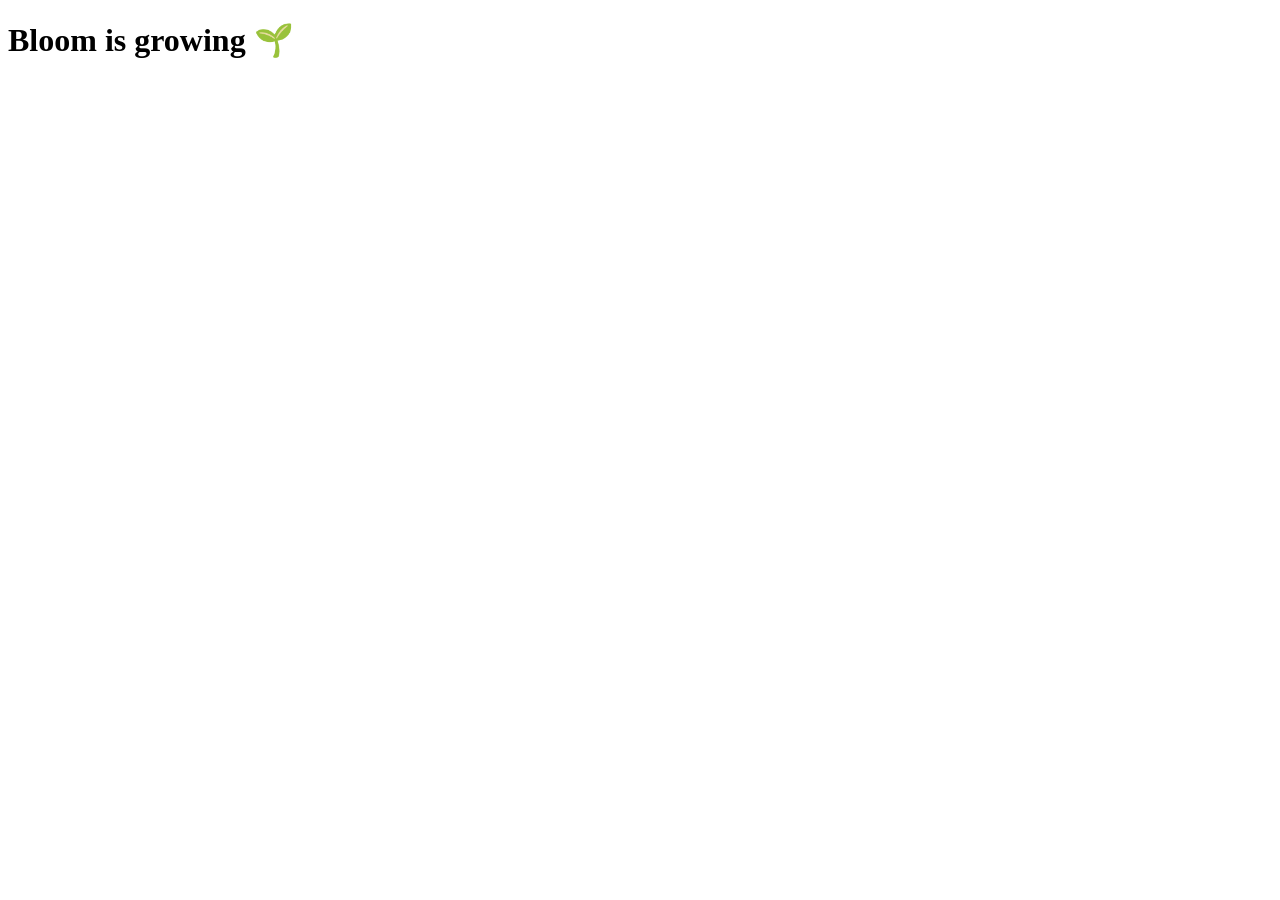
<file: Index.html>
<!DOCTYPE html>
<html lang="en">
<head>
  <meta charset="utf-8">
  <meta name="viewport" content="width=device-width, initial-scale=1">
  <meta name="robots" content="noindex">
  <title>Bloom</title>
</head>
<body>
  <h1>Bloom is growing 🌱</h1>
</body>
</html>
</file>
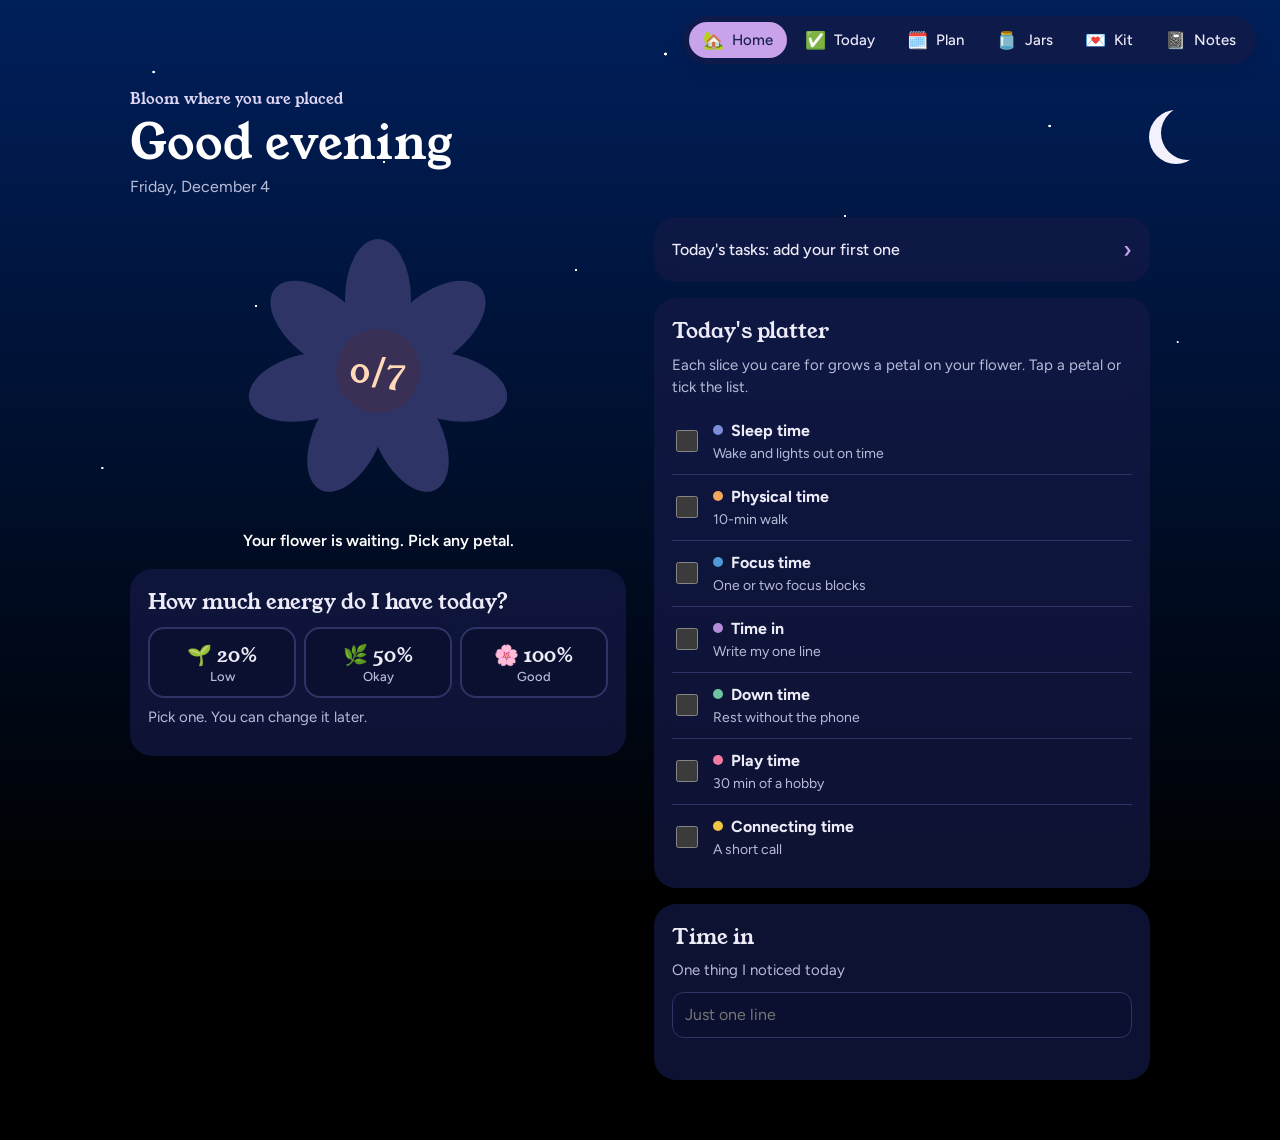
<file: index.html>
<!DOCTYPE html>
<html lang="en">
<head>
  <meta charset="utf-8">
  <meta name="viewport" content="width=device-width, initial-scale=1, viewport-fit=cover">
  <!-- Ask search engines not to list this site -->
  <meta name="robots" content="noindex">
  <meta name="theme-color" content="#FFB76E">
  <!-- Stop phone browsers from auto-darkening the page; Bloom's sky handles dark itself -->
  <meta name="color-scheme" content="only light">
  <title>Bloom</title>

  <link rel="preconnect" href="https://fonts.googleapis.com">
  <link rel="preconnect" href="https://fonts.gstatic.com" crossorigin>
  <link href="https://fonts.googleapis.com/css2?family=Young+Serif&family=Figtree:wght@400;500;600&display=swap" rel="stylesheet">
  <link rel="stylesheet" href="style.css">
</head>
<body>
<!-- The sky behind the top of every page. Changes with the time of day. -->
<div class="sky" id="sky" aria-hidden="true">
  <div class="stars"></div>
  <div class="orb"></div>
</div>

<main>

  <!-- =====================================================
       HOME: just today
       ===================================================== -->
  <section class="view" data-view="home">
    <p class="motto">Bloom where you are placed</p>
    <h1 id="homeTitle">Hello</h1>
    <p class="sub" id="homeDate"></p>
    <div class="cols">
    <div class="col col-a">

    <!-- The flower is the centrepiece of Home -->
    <div class="hero">
      <div class="bloom" id="bloom"></div>
      <p class="status" id="bloomStatus" aria-live="polite"></p>
    </div>

    <section class="card">
      <h2>How much energy do I have today?</h2>
      <div class="levels" id="levels"></div>
      <p class="muted" id="levelNote"></p>
    </section>

    <!-- Only shows on 🌱 days -->
    <section class="card lowday" id="lowday" hidden></section>
    </div>
    <div class="col col-b">

    <!-- A small shortcut to the Today page -->
    <button class="card today-link" data-go="today">
      <span id="todaySummary">Today's tasks</span>
      <span aria-hidden="true">›</span>
    </button>

    <section class="card">
      <h2>Today's platter</h2>
      <p class="muted">Each slice you care for grows a petal on your flower. Tap a petal or tick the list.</p>
      <div id="platter"></div>
    </section>

    <section class="card">
      <h2>Time in</h2>
      <label class="muted" for="timeinInput">One thing I noticed today</label>
      <input id="timeinInput" maxlength="140" placeholder="Just one line">
      <p class="saved" id="timeinSaved" aria-live="polite"></p>
    </section>
    </div>
    </div>
  </section>

  <!-- =====================================================
       TODAY: tasks and timeline
       ===================================================== -->
  <section class="view" data-view="today" hidden>
    <h1>Today</h1>
    <p class="sub" id="todayDate"></p>
    <p class="energy-chip" id="energyChip"></p>
    <div class="cols">
    <div class="col col-a">

    <!-- Appears after you finish a first step -->
    <section class="card nextstep" id="nextStep" hidden></section>

    <section class="card">
      <h2>Today's tasks</h2>
      <p class="muted" id="taskHint"></p>
      <ul class="tasks" id="todayTasks"></ul>
      <form class="add-row" id="todayTaskForm">
        <input name="text" placeholder="Add a task, like 'robotics for 1 hour'" maxlength="120" aria-label="New task">
        <select name="slice" aria-label="Which slice does it care for?"></select>
        <button type="submit">Add</button>
      </form>
    </section>

    </div>
    <div class="col col-b">

    <section class="card">
      <h2>Timeline</h2>
      <div id="homeTimeline"></div>
    </section>
    </div>
    </div>
  </section>

  <!-- =====================================================
       PLAN: the week
       ===================================================== -->
  <section class="view" data-view="plan" hidden>
    <h1>Plan</h1>
    <p class="sub">Set up your week. Everything you type stays on this device.</p>

    <div class="tabs" id="planDays" role="tablist"></div>
    <div class="cols">
    <div class="col col-a">

    <section class="card">
      <div class="card-head">
        <h2 id="planDayTitle"></h2>
        <button class="ghost" data-action="edit-toggle" id="editToggle">Edit</button>
      </div>
      <div id="planTimeline"></div>
    </section>
    </div>
    <div class="col col-b">

    <section class="card">
      <h2>Tasks for this day</h2>
      <ul class="tasks" id="planTasks"></ul>
      <form class="add-row" id="planTaskForm">
        <input name="text" placeholder="Plan a task for this day" maxlength="120" aria-label="New task">
        <select name="slice" aria-label="Which slice does it care for?"></select>
        <button type="submit">Add</button>
      </form>
    </section>

    <section class="card">
      <h2>Hobby blocks this week</h2>
      <p class="muted">Three blocks of 1–2 hours, any days you like.</p>
      <div class="hobbies" id="hobbies"></div>
    </section>
    </div>
    </div>
  </section>

  <!-- =====================================================
       JARS: wins, carry-over, garden
       ===================================================== -->
  <section class="view" data-view="jars" hidden>
    <h1>Jars</h1>
    <p class="sub">Proof that things are happening.</p>
    <div class="cols">
    <div class="col col-a">

    <section class="card">
      <h2>Wins jar</h2>
      <p class="muted" id="winsCount"></p>
      <div class="jar" id="jar"></div>
      <button class="ghost" data-action="random-win">Show me a win</button>
      <p class="quote" id="randomWin"></p>
      <form class="add-row" id="winForm">
        <input name="text" placeholder="A small win, like 'ate breakfast'" maxlength="120" aria-label="New win">
        <button type="submit">Add win</button>
      </form>
      <ul class="simple-list" id="winsList"></ul>
    </section>
    </div>
    <div class="col col-b">

    <section class="card">
      <h2>Carry-over basket</h2>
      <p class="muted">Things that haven't happened yet. Move them to today, or let them go. Both are fine.</p>
      <ul class="tasks" id="basket"></ul>
    </section>

    <section class="card">
      <h2>This week's garden</h2>
      <p class="muted" id="gardenNote"></p>
      <div class="garden" id="garden"></div>
    </section>
    </div>
    </div>
  </section>

  <!-- =====================================================
       KIT: first step + low-day notes
       ===================================================== -->
  <section class="view" data-view="kit" hidden>
    <h1>Kit</h1>
    <p class="sub">For the days that feel heavy.</p>
    <div class="cols">
    <div class="col col-a">

    <section class="card">
      <h2>Just the first step</h2>
      <p class="muted">Big thing feels impossible? Write only the first tiny step. Nothing is too small.</p>
      <form class="stack" id="firstStepForm">
        <label>The big thing
          <input name="big" placeholder="Clean my room" maxlength="120">
        </label>
        <label>The tiny first step
          <input name="step" placeholder="Put one thing in the laundry basket" maxlength="120">
        </label>
        <label>Which slice does it care for?
          <select name="slice"></select>
        </label>
        <button type="submit">Add first step to today</button>
      </form>
    </section>
    </div>
    <div class="col col-b">

    <section class="card">
      <h2>Notes to my low days</h2>
      <p class="muted">Write these on good days. On a 🌱 day, Home shows you one.</p>
      <form class="add-row" id="kitForm">
        <input name="text" placeholder="You got through hard days before" maxlength="200" aria-label="New note">
        <button type="submit">Save</button>
      </form>
      <ul class="simple-list" id="kitList"></ul>
    </section>
    </div>
    </div>
  </section>

  <!-- =====================================================
       NOTES: history, counselling, rules, settings
       ===================================================== -->
  <section class="view" data-view="notes" hidden>
    <h1>Notes</h1>
    <div class="cols">
    <div class="col col-a">

    <section class="card">
      <h2>Time-in history</h2>
      <ul class="simple-list" id="timeinList"></ul>
    </section>

    <section class="card">
      <h2>Counselling takeaways</h2>
      <p class="muted">Things to remember, and questions for next time.</p>
      <form class="add-row" id="counselForm">
        <input name="text" placeholder="Add a takeaway or question" maxlength="300" aria-label="New takeaway">
        <button type="submit">Add</button>
      </form>
      <ul class="simple-list" id="counselList"></ul>
    </section>
    </div>
    <div class="col col-b">

    <section class="card">
      <h2>House rules</h2>
      <ul class="simple-list" id="rulesList"></ul>
      <form class="add-row" id="ruleForm">
        <input name="text" placeholder="Add a rule" maxlength="150" aria-label="New rule">
        <button type="submit">Add</button>
      </form>
    </section>

    <section class="card">
      <h2>Settings</h2>
      <label class="stack-label">What should Bloom call you?
        <input id="nameInput" maxlength="30" placeholder="Your name">
      </label>
      <label class="check">
        <input type="checkbox" id="chimeToggle">
        <span>Soft chime when I finish things</span>
      </label>
      <p class="muted">Your data lives only in this browser, on this device. Download a backup now and then.</p>
      <div class="btn-row">
        <button data-action="export">Download backup</button>
        <label class="button ghost">Restore backup
          <input type="file" id="importFile" accept="application/json,.json" hidden>
        </label>
      </div>
      <button class="ghost danger" data-action="reset">Erase everything</button>
    </section>
    </div>
    </div>
  </section>

</main>

<!-- Menu: three lines at the top right -->
<button class="menu-btn" id="menuBtn" aria-label="Menu" aria-expanded="false" aria-controls="menu">
  <span></span><span></span><span></span>
</button>
<nav class="menu" id="menu" aria-label="Sections" hidden>
  <button data-go="home"><span aria-hidden="true">🏡</span>Home</button>
  <button data-go="today"><span aria-hidden="true">✅</span>Today</button>
  <button data-go="plan"><span aria-hidden="true">🗓️</span>Plan</button>
  <button data-go="jars"><span aria-hidden="true">🫙</span>Jars</button>
  <button data-go="kit"><span aria-hidden="true">💌</span>Kit</button>
  <button data-go="notes"><span aria-hidden="true">📓</span>Notes</button>
</nav>

<div class="toast" id="toast" role="status" aria-live="polite"></div>

<script src="script.js"></script>
</body>
</html>
</file>
<file: style.css>
/* ============================================
   1. COLOURS
   ============================================ */
:root {
  --bg: #EEF0F7;
  --surface: #FFFFFF;
  --ink: #23233A;
  --muted: #61617A;
  --line: #D8DAE8;
  --dawn: #FFE6CC;
  --dawn-ink: #8A4B12;
  --dusk: #DCD5F4;
  --dusk-ink: #4B3A85;
  --plum: #7A4E9C;
  --leaf: #4F8A62;
  --hobby: #FBE3EC;
  --hobby-ink: #9A3560;
  --danger: #B3261E;
  --card: rgba(255, 255, 255, 0.8);   /* slightly see-through cards */

  box-sizing: border-box;
  padding-top: env(safe-area-inset-top, 0px);
  padding-bottom: env(safe-area-inset-bottom, 0px);
}


/* ============================================
   2. BASICS
   ============================================ */
*, *::before, *::after { box-sizing: inherit; }
html { height: 100%; scroll-padding-top: env(safe-area-inset-top, 0px); }
body {
  margin: 0;
  background: var(--bg);
  color: var(--ink);
  font: 16px/1.5 Figtree, system-ui, -apple-system, "Segoe UI", sans-serif;
}
/* extra space at the bottom so the tab bar never covers content */
main { position: relative; z-index: 1; max-width: 560px; margin: 0 auto; padding: 24px 18px calc(40px + env(safe-area-inset-bottom, 0px)); }

h1, h2 { font-family: "Young Serif", Georgia, serif; font-weight: 400; margin: 0; }
h1 { font-size: 38px; line-height: 1.1; }
h2 { font-size: 21px; margin-bottom: 6px; }
h1 { color: var(--title, var(--ink)); }
.motto { color: var(--motto, var(--plum)); font-family: "Young Serif", Georgia, serif; font-size: 15px; margin: 0 0 6px; }
.sub { color: var(--subink, var(--muted)); margin: 6px 0 18px; }
.muted { color: var(--muted); font-size: 15px; margin: 2px 0 10px; display: block; }

.card {
  background: var(--card);
  -webkit-backdrop-filter: blur(10px);
  backdrop-filter: blur(10px);
  border-radius: 22px;
  padding: 18px;
  margin-top: 16px;
}
.card-head { display: flex; justify-content: space-between; align-items: center; gap: 12px; }

:focus-visible { outline: 3px solid var(--plum); outline-offset: 2px; }

/* ============================================
   3. FORMS AND BUTTONS
   ============================================ */
input, select, textarea {
  font: inherit;
  color: var(--ink);
  background: var(--bg);
  border: 1px solid var(--line);
  border-radius: 12px;
  padding: 10px 12px;
  width: 100%;
  min-width: 0;
}
select { width: auto; }
input[type="checkbox"] { width: 22px; height: 22px; accent-color: var(--leaf); padding: 0; flex: none; }

button, .button {
  font: 600 15px Figtree, sans-serif;
  background: var(--plum);
  color: var(--surface);
  border: 1px solid var(--plum);
  border-radius: 12px;
  padding: 10px 14px;
  cursor: pointer;
  display: inline-block;
}
.ghost { background: transparent; color: var(--plum); }
.danger { color: var(--danger); border-color: var(--danger); margin-top: 14px; }
.icon-btn {
  background: transparent; border: 0; color: var(--muted);
  padding: 4px 8px; font-size: 18px; line-height: 1;
}
.small-btn { padding: 6px 10px; font-size: 13px; border-radius: 10px; }

.add-row { display: flex; gap: 8px; margin-top: 10px; }
.stack { display: grid; gap: 12px; }
.stack label, .stack-label { display: grid; gap: 6px; font-weight: 500; margin-bottom: 12px; }
.btn-row { display: flex; gap: 8px; flex-wrap: wrap; }
.saved { color: var(--leaf); font-size: 14px; min-height: 1.3em; margin: 6px 0 0; }

.check {
  display: flex; align-items: center; gap: 12px;
  padding: 10px 0;
  border-top: 1px solid var(--line);
  cursor: pointer;
}
.check:first-child { border-top: 0; }

/* ============================================
   4. ENERGY PICKER
   ============================================ */
.levels { display: grid; grid-template-columns: repeat(3, 1fr); gap: 8px; margin: 8px 0; }
.levels button {
  border: 2px solid var(--line);
  background: var(--bg);
  color: var(--ink);
  border-radius: 16px;
  padding: 12px 6px;
  font: 20px "Young Serif", Georgia, serif;
}
.levels button small { display: block; font: 500 13px Figtree, sans-serif; color: var(--muted); }
.levels button[aria-pressed="true"] { border-color: var(--plum); background: var(--plum); color: var(--surface); }
.levels button[aria-pressed="true"] small { color: var(--surface); }

.lowday { background: var(--dawn); color: var(--dawn-ink); }
.lowday p { margin: 4px 0 0; font-family: "Young Serif", Georgia, serif; font-size: 19px; line-height: 1.4; }

/* ============================================
   5. TASKS
   ============================================ */
.tasks, .simple-list { list-style: none; margin: 0; padding: 0; }
.task {
  display: flex; align-items: center; gap: 10px;
  padding: 10px 0;
  border-top: 1px solid var(--line);
}
.task:first-child { border-top: 0; }
.task label { display: flex; align-items: center; gap: 10px; flex: 1; cursor: pointer; }
.task.done .text { text-decoration: line-through; color: var(--muted); }
.task .meta { display: block; font-size: 13px; color: var(--muted); }
.task-actions { display: flex; gap: 6px; flex-wrap: wrap; justify-content: flex-end; }
.empty { color: var(--muted); font-size: 15px; padding: 6px 0; }

.simple-list li {
  display: flex; justify-content: space-between; align-items: flex-start; gap: 10px;
  padding: 10px 0;
  border-top: 1px solid var(--line);
}
.simple-list li:first-child { border-top: 0; }
.simple-list .date { display: block; font-size: 13px; color: var(--muted); }

/* ============================================
   6. TIMELINE
   ============================================ */
.timeline { list-style: none; margin: 0; padding: 0; }
.band { border-radius: 18px; padding: 6px 14px; margin: 8px 0; }
.band.dawn { background: var(--dawn); color: var(--dawn-ink); }
.band.dusk { background: var(--dusk); color: var(--dusk-ink); }
.band-label { font-size: 13px; font-weight: 600; padding-top: 6px; }
.plain { padding: 0 14px; }
.item {
  display: grid; grid-template-columns: 70px 1fr; gap: 10px;
  padding: 10px 0;
  border-bottom: 1px solid var(--line);
}
.band .item { border-bottom-color: transparent; }
.plain .item:last-child { border-bottom: 0; }
.t { font-weight: 600; font-variant-numeric: tabular-nums; font-size: 14px; }
.what { font-weight: 500; }
.note { color: var(--muted); font-size: 14px; }
.band .note { color: inherit; opacity: .8; }
.item.hobby .what::before {
  content: ""; display: inline-block; width: 8px; height: 8px; border-radius: 50%;
  background: var(--hobby-ink); margin-right: 8px; vertical-align: 2px;
}

details.card summary {
  cursor: pointer;
  font: 21px "Young Serif", Georgia, serif;
}

/* Editing the timeline */
.edit-section h3 { font-size: 15px; margin: 16px 0 6px; }
.edit-item {
  border: 1px solid var(--line); border-radius: 14px;
  padding: 10px; margin-bottom: 8px;
  display: grid; gap: 8px;
}
.edit-top { display: grid; grid-template-columns: 80px 1fr; gap: 8px; }
.edit-bottom { display: flex; gap: 8px; align-items: center; flex-wrap: wrap; }
.edit-bottom label { display: flex; align-items: center; gap: 6px; font-size: 14px; }

/* ============================================
   7. DAY TABS
   ============================================ */
.tabs { display: flex; gap: 6px; overflow-x: auto; padding-bottom: 4px; }
.tabs button {
  flex: 1 0 auto; min-width: 44px;
  border: 1px solid var(--line);
  background: var(--surface); color: var(--ink);
  font: 600 14px Figtree, sans-serif;
  padding: 10px; border-radius: 999px;
}
.tabs button[aria-selected="true"] { background: var(--plum); border-color: var(--plum); color: var(--surface); }
.tabs button.today:not([aria-selected="true"]) { border-color: var(--plum); }

/* ============================================
   8. FLOWER, GARDEN, JAR
   ============================================ */
.bloom { display: flex; justify-content: center; margin: 4px 0 8px; }
.bloom svg { width: 60%; max-width: 220px; height: auto; overflow: visible; }
.petal { fill: var(--line); cursor: pointer; transition: fill .3s ease; }
.centre { fill: var(--dawn); }
.centre-text { font: 22px "Young Serif", Georgia, serif; fill: var(--dawn-ink); }
.dot { display: inline-block; width: 10px; height: 10px; border-radius: 50%; margin-right: 8px; vertical-align: 1px; }
.hero { text-align: center; margin: 4px 0 8px; }
.hero .bloom svg { width: 62%; max-width: 230px; }
.status { font-weight: 600; color: var(--title, var(--leaf)); margin: 4px 0 0; }

.garden { display: grid; grid-template-columns: repeat(7, 1fr); gap: 4px; text-align: center; }
.plot svg { width: 100%; max-width: 56px; height: auto; display: block; margin: 0 auto 2px; }
.plot span { font-size: 12px; color: var(--muted); }
.plot.today span { color: var(--plum); font-weight: 600; }
.plot.future { opacity: .35; }
.plot .petal { cursor: default; }

.jar { display: flex; justify-content: center; margin: 6px 0 10px; }
.jar svg { width: 55%; max-width: 200px; height: auto; }
.jar-glass { fill: none; stroke: var(--muted); stroke-width: 3; }
.jar-lid { fill: var(--plum); }
.quote { font-family: "Young Serif", Georgia, serif; font-size: 18px; min-height: 1.4em; }

/* ============================================
   9. HOBBIES
   ============================================ */
.hobbies { display: grid; grid-template-columns: repeat(3, 1fr); gap: 8px; }
.hb { background: var(--hobby); color: var(--hobby-ink); border-radius: 16px; padding: 12px 10px; text-align: center; }
.hb .n { font-family: "Young Serif", Georgia, serif; font-size: 20px; }
.hb select { width: 100%; margin-top: 6px; background: var(--surface); border: 0; padding: 6px; font-size: 14px; }

/* ============================================
   10. TOAST
   ============================================ */

.toast {
  position: fixed; left: 50%; transform: translateX(-50%);
  bottom: calc(24px + env(safe-area-inset-bottom, 0px));
  background: var(--ink); color: var(--bg);
  padding: 10px 16px; border-radius: 999px; font-size: 14px;
  opacity: 0; pointer-events: none; transition: opacity .25s ease;
  max-width: calc(100% - 32px); text-align: center; z-index: 20;
}
.toast.show { opacity: 1; }

/* ============================================
   11. MOTION (off if the phone prefers less motion)
   ============================================ */
@media (prefers-reduced-motion: no-preference) {
  .petal { transform-box: fill-box; transform-origin: center; }
  .petal.pop { animation: pop .45s ease; }
  @keyframes pop { 50% { transform: scale(1.18); } }
  .bloom.full svg { animation: wiggle .8s ease; }
  @keyframes wiggle { 25% { transform: rotate(-8deg); } 75% { transform: rotate(8deg); } }
  .view { animation: fadeIn .2s ease-out; }
  @keyframes fadeIn { from { opacity: 0; } }
}


/* ============================================
   12. THE SKY
   A full-screen layer behind everything. It stays still
   while the page scrolls over it, so it always fills the
   screen, whatever the phone size or page length.
   The mood is picked by the time of day in script.js.
   ============================================ */
.sky {
  position: fixed;
  inset: 0;
  z-index: 0;
  pointer-events: none;
  overflow: hidden;
  background: linear-gradient(180deg, var(--sky-1) 0%, var(--sky-2) 100%);
  transition: background 1.5s ease;
}
/* colour that shows if you overscroll past the edges */
body { background: var(--sky-2, var(--bg)); }

/* ---- the four moods: sky colours, heading colours, sun/moon ---- */

/* Soft dawn: 5am to 7am */
body[data-sky="dawn"] {
  --sky-1: #E6E8FA; --sky-2: #FFFFFF;
  --title: #2E2E4A; --motto: #6B5BA8; --subink: #5A5A78;
  --orb: #FFFFFF;
}
/* Golden hour: 7am to 5pm */
body[data-sky="day"] {
  --sky-1: #FFB76E; --sky-2: #FFF8DC;
  --title: #4A2A0E; --motto: #9A4A12; --subink: #7A4E2A;
  --orb: #FFF1C4;
}
/* Sunset: 5pm to 7pm */
body[data-sky="sunset"] {
  --sky-1: #F08080; --sky-2: #FFB6C1;
  --title: #4A1A24; --motto: #8A2E4A; --subink: #6E3A48;
  --orb: #FFD9B0;
}
/* Night: 7pm to 5am. The whole app goes dark to help you wind down. */
body[data-sky="night"] {
  --sky-1: #001F5B; --sky-2: #000000;
  --title: #FFFFFF; --motto: #DCD5F4; --subink: #B8BCD8;
  --orb: #F4F1FF;
  --bg: #0B1030; --surface: #1A2050; --ink: #ECEBF7; --muted: #B8BCD8; --line: #2E3566;
  --dawn: #3A2F55; --dawn-ink: #FFD9B8; --dusk: #2A2F66; --dusk-ink: #D2C8FF;
  --plum: #C8A2EA; --leaf: #86C79A; --hobby: #3E2446; --hobby-ink: #FFB9D3; --danger: #FFB4AB;
  --card: rgba(20, 26, 70, 0.72);
  color: var(--ink);
}

/* sun (or moon) */
.orb {
  position: absolute; top: calc(84px + env(safe-area-inset-top, 0px)); right: 8%;
  width: 54px; height: 54px; border-radius: 50%;
  background: var(--orb);
  box-shadow: 0 0 44px 14px var(--orb);
  opacity: .85;
}
body[data-sky="night"] .orb {
  /* a crescent moon: a see-through circle with a bright inner shadow */
  background: transparent;
  box-shadow: inset 12px -4px 0 0 var(--orb);
  opacity: 1;
}

/* stars, only at night */
.stars {
  position: absolute; inset: 0;
  opacity: 0;
  transition: opacity 1.5s ease;
  background:
    radial-gradient(circle at 12% 8%,  #fff 1px,   transparent 1.6px),
    radial-gradient(circle at 30% 18%, #fff .8px,  transparent 1.3px),
    radial-gradient(circle at 52% 6%,  #fff 1.2px, transparent 1.8px),
    radial-gradient(circle at 66% 24%, #fff .8px,  transparent 1.3px),
    radial-gradient(circle at 82% 14%, #fff 1px,   transparent 1.6px),
    radial-gradient(circle at 20% 34%, #fff .7px,  transparent 1.2px),
    radial-gradient(circle at 45% 30%, #fff 1px,   transparent 1.5px),
    radial-gradient(circle at 92% 38%, #fff .8px,  transparent 1.3px),
    radial-gradient(circle at 8% 52%,  #fff .9px,  transparent 1.4px),
    radial-gradient(circle at 70% 58%, #fff .7px,  transparent 1.2px),
    radial-gradient(circle at 36% 70%, #fff .8px,  transparent 1.3px),
    radial-gradient(circle at 88% 78%, #fff 1px,   transparent 1.5px);
}
body[data-sky="night"] .stars { opacity: 1; }



/* ============================================
   13. SOFT MOTION MOMENTS
   ============================================ */
.task .text { transition: color .3s ease; }
@media (prefers-reduced-motion: no-preference) {
  /* a petal unfurls when it fills */
  .petal.pop { animation: unfurl .6s cubic-bezier(.2, .8, .3, 1.25); }
  @keyframes unfurl { from { transform: scale(.3); opacity: .3; } }

  /* the newest win drops into the jar */
  .jar .drop { transform-box: fill-box; transform-origin: center; animation: drop .8s cubic-bezier(.3, 1.35, .5, 1); }
  @keyframes drop { from { transform: translateY(-160px); opacity: 0; } }

  /* stars twinkle, the sun breathes */
  .stars { animation: twinkle 5s ease-in-out infinite; }
  @keyframes twinkle { 50% { filter: brightness(.6); } }
  body:not([data-sky="night"]) .orb { animation: breathe 8s ease-in-out infinite; }
  @keyframes breathe { 50% { transform: scale(1.06); } }
}

/* ============================================
   14. MENU (three lines, top right)
   ============================================ */
.menu-btn {
  position: fixed;
  top: calc(12px + env(safe-area-inset-top, 0px));
  right: 14px;
  z-index: 30;
  width: 46px; height: 46px;
  padding: 0;
  border: 0;
  border-radius: 14px;
  background: var(--card);
  -webkit-backdrop-filter: blur(12px);
  backdrop-filter: blur(12px);
  display: grid; place-content: center; gap: 5px;
}
.menu-btn span {
  display: block; width: 20px; height: 2px; border-radius: 2px;
  background: var(--ink);
  transition: transform .25s ease, opacity .2s ease;
}
/* the three lines turn into an X when open */
.menu-btn[aria-expanded="true"] span:nth-child(1) { transform: translateY(7px) rotate(45deg); }
.menu-btn[aria-expanded="true"] span:nth-child(2) { opacity: 0; }
.menu-btn[aria-expanded="true"] span:nth-child(3) { transform: translateY(-7px) rotate(-45deg); }

.menu {
  position: fixed;
  top: calc(66px + env(safe-area-inset-top, 0px));
  right: 14px;
  z-index: 30;
  min-width: 210px;
  padding: 8px;
  border-radius: 18px;
  background: var(--surface);
  box-shadow: 0 12px 32px rgba(0, 0, 0, .18);
  display: grid; gap: 2px;
  transform-origin: top right;
}
.menu[hidden] { display: none; }
.menu button {
  display: flex; align-items: center; gap: 12px;
  width: 100%;
  background: transparent; border: 0; border-radius: 12px;
  color: var(--ink);
  font: 500 16px Figtree, sans-serif;
  padding: 12px 14px;
  text-align: left;
}
.menu button span { font-size: 20px; }
.menu button:hover { background: var(--bg); }
.menu button[aria-current="page"] { background: var(--plum); color: var(--surface); }

@media (prefers-reduced-motion: no-preference) {
  .menu:not([hidden]) { animation: menuIn .18s ease-out; }
  @keyframes menuIn { from { opacity: 0; transform: scale(.92); } }
}

/* ============================================
   15. MOBILE AND DESKTOP LAYOUTS
   Phones: one column, three-line menu.
   Wide screens (900px and up): two columns,
   menu always visible across the top.
   ============================================ */

/* ---- Phones and small screens ---- */
.cols { display: block; }

@media (max-width: 420px) {
  /* stack the add-task row so nothing gets squashed */
  .add-row { flex-wrap: wrap; }
  .add-row input { flex: 1 1 100%; }
  .add-row select { flex: 1; }
  h1 { font-size: 32px; }
}

/* ---- Tablets and desktops ---- */
@media (min-width: 900px) {
  main {
    max-width: 1100px;
    padding: calc(88px + env(safe-area-inset-top, 0px)) 40px 60px;
  }
  h1 { font-size: 48px; }

  .cols {
    display: grid;
    grid-template-columns: minmax(0, 1fr) minmax(0, 1fr);
    gap: 28px;
    align-items: start;
  }
  .col > .card:first-child { margin-top: 0; }

  /* Home: the flower column stays in view while you scroll your tasks */
  [data-view="home"] .col-a { position: sticky; top: 90px; }
  .hero .bloom svg { width: 70%; max-width: 300px; }

  /* Plan: the day tabs sit above both columns */
  .tabs { margin-bottom: 20px; }

  /* The menu becomes a row of links at the top right */
  .menu-btn { display: none; }
  .menu, .menu[hidden] {
    display: flex;
    top: calc(16px + env(safe-area-inset-top, 0px));
    right: 24px;
    min-width: 0;
    padding: 6px;
    gap: 4px;
    border-radius: 999px;
    background: var(--card);
    -webkit-backdrop-filter: blur(12px);
    backdrop-filter: blur(12px);
    box-shadow: 0 6px 20px rgba(0, 0, 0, .10);
    animation: none;
  }
  .menu button {
    width: auto;
    padding: 8px 14px;
    border-radius: 999px;
    font-size: 15px;
    gap: 8px;
  }
  .menu button span { font-size: 17px; }

  /* the sun sits a little lower so the menu has room */
  .orb { top: calc(110px + env(safe-area-inset-top, 0px)); right: 6%; }
}

/* ---- Big screens ---- */
@media (min-width: 1400px) {
  main { max-width: 1240px; }
  .cols { gap: 36px; }
}

/* ============================================
   16. TODAY PAGE BITS
   ============================================ */
/* the shortcut on Home */
.today-link {
  width: 100%;
  display: flex; justify-content: space-between; align-items: center;
  color: var(--ink);
  border: 0;
  font: 500 16px Figtree, sans-serif;
  text-align: left;
}
.today-link span:last-child { font-size: 24px; color: var(--plum); }

/* "Showing your 50% day" pill */
.energy-chip {
  display: inline-block;
  margin: -6px 0 6px;
  padding: 6px 12px;
  border-radius: 999px;
  background: var(--card);
  font-size: 14px;
  color: var(--ink);
}
.energy-chip button {
  background: none; border: 0; padding: 0 0 0 6px;
  color: var(--plum); font: 600 14px Figtree, sans-serif; text-decoration: underline;
}

/* the "next tiny step?" card */
.nextstep { background: var(--dawn); color: var(--dawn-ink); }
.nextstep .muted { color: inherit; opacity: .85; }
.nextstep .ghost { color: var(--dawn-ink); border-color: transparent; margin-top: 8px; padding-left: 0; }
</file>
